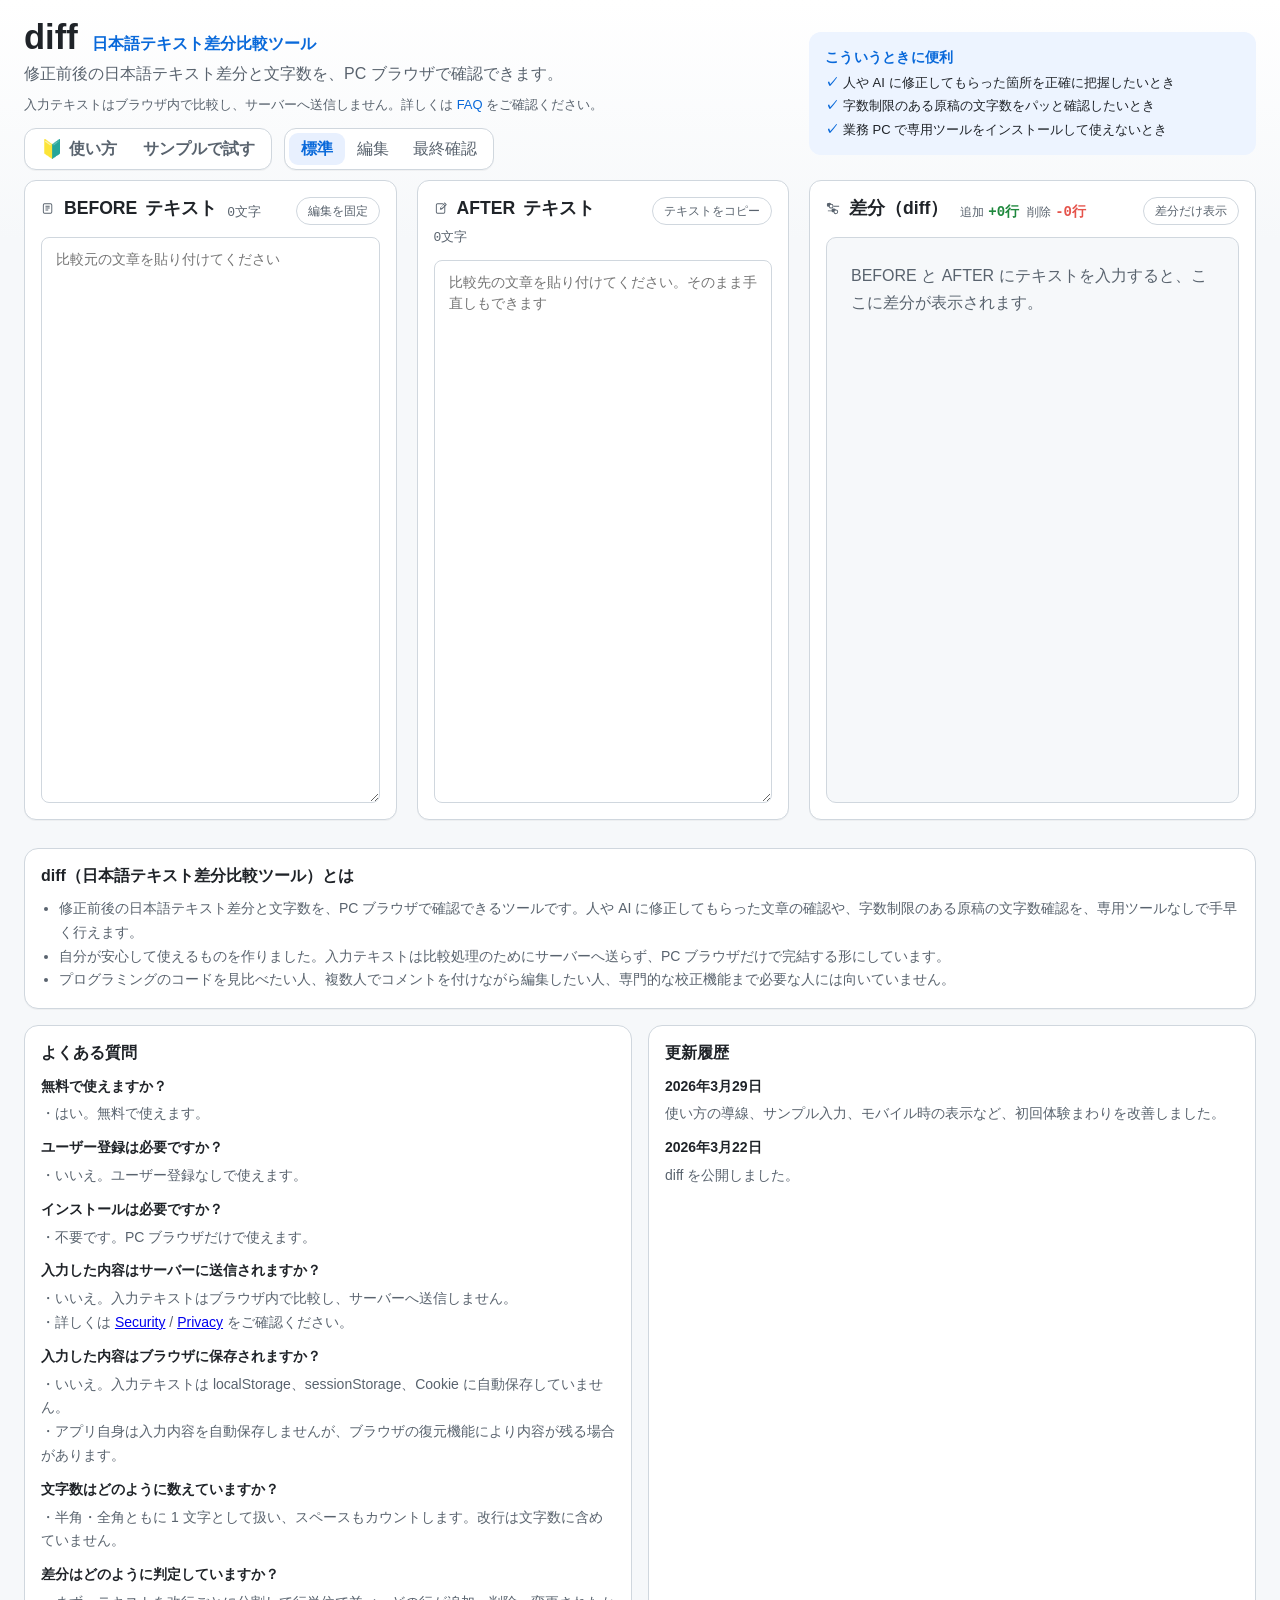
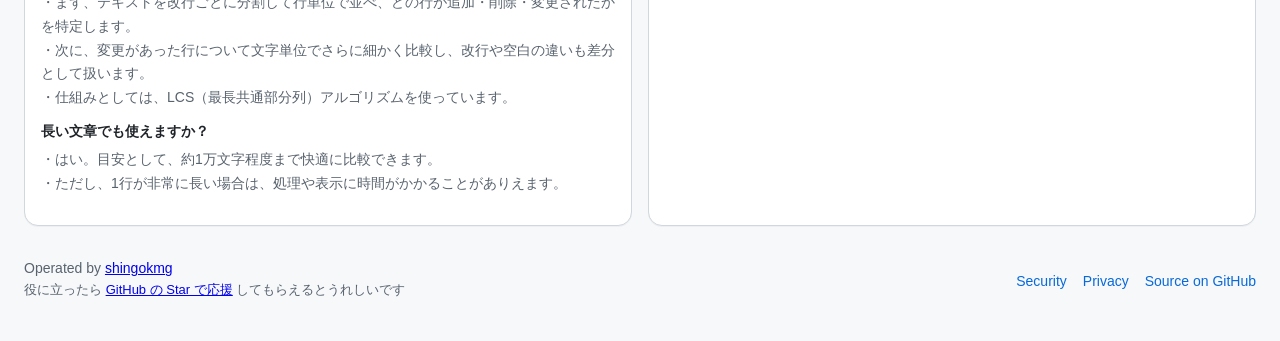
<file: index.html>
<!DOCTYPE html>
<html lang="ja">
  <head>
    <meta charset="UTF-8" />
    <meta name="viewport" content="width=device-width, initial-scale=1.0" />
    <title>diff | 日本語テキストの差分比較と文字数カウント</title>
    <meta
      name="description"
      content="修正前後の日本語テキスト差分と文字数をPCブラウザで確認できるツール。入力テキストはブラウザ内で比較し、サーバーへ送信しません。"
    />
    <link rel="canonical" href="https://diff.shingokmg.com/" />
    <meta name="referrer" content="no-referrer" />
    <link rel="stylesheet" href="styles.css" />
  </head>
  <body>
    <header class="site-header">
      <div class="site-intro">
        <div class="title-row">
          <h1>diff</h1>
          <p class="service-subtitle">日本語テキスト差分比較ツール</p>
        </div>
        <p class="site-copy">
          修正前後の日本語テキスト差分と文字数を、PC ブラウザで確認できます。
        </p>
        <p class="header-note">
          入力テキストはブラウザ内で比較し、サーバーへ送信しません。詳しくは
          <a href="#faq">FAQ</a>
          をご確認ください。
        </p>
        <div class="header-tools" aria-label="Workspace tools">
          <div class="mode-toggle help-toggle" aria-label="補助機能">
            <button
              type="button"
              class="mode-button help-toggle-button"
              id="open-help"
              aria-haspopup="dialog"
            >
              <span class="help-toggle-icon" aria-hidden="true">🔰</span>
              <span>使い方</span>
            </button>
            <button type="button" class="mode-button help-toggle-button" id="apply-sample">
              サンプルで試す
            </button>
          </div>
          <div class="mode-toggle" role="tablist" aria-label="レイアウトモード">
            <button
              type="button"
              class="mode-button is-active"
              id="mode-standard"
              aria-selected="true"
            >
              標準
            </button>
            <button
              type="button"
              class="mode-button"
              id="mode-edit"
              aria-selected="false"
            >
              編集
            </button>
            <button
              type="button"
              class="mode-button"
              id="mode-review"
              aria-selected="false"
            >
              最終確認
            </button>
          </div>
        </div>
      </div>
      <aside class="header-uses" aria-label="Useful scenes">
        <p class="header-uses-title">こういうときに便利</p>
        <ul class="header-uses-list">
          <li>人や AI に修正してもらった箇所を正確に把握したいとき</li>
          <li>字数制限のある原稿の文字数をパッと確認したいとき</li>
          <li>業務 PC で専用ツールをインストールして使えないとき</li>
        </ul>
      </aside>
    </header>

    <main class="app-shell" data-layout="standard">
      <section class="panel panel-original">
        <div class="panel-header">
          <div class="panel-title-row">
            <h2>
              <span class="panel-title-icon" aria-hidden="true">
                <svg viewBox="0 0 16 16" focusable="false">
                  <path
                    d="M3.75 2.5h6.5a1.75 1.75 0 0 1 1.75 1.75v7.5a1.75 1.75 0 0 1-1.75 1.75h-6.5A1.75 1.75 0 0 1 2 11.75v-7.5A1.75 1.75 0 0 1 3.75 2.5Zm0 1a.75.75 0 0 0-.75.75v7.5c0 .414.336.75.75.75h6.5a.75.75 0 0 0 .75-.75v-7.5a.75.75 0 0 0-.75-.75h-6.5Z"
                    fill="currentColor"
                  />
                  <path d="M4.75 5h4.5v1h-4.5V5Zm0 2h4.5v1h-4.5V7Zm0 2h3v1h-3V9Z" fill="currentColor" />
                </svg>
              </span>
              <span class="panel-title-main">BEFORE</span>
              <span class="panel-title-sub">テキスト</span>
            </h2>
            <p class="panel-count" id="original-count" aria-live="polite"></p>
          </div>
          <button type="button" class="panel-action" id="toggle-original-lock" aria-pressed="false">
            <span class="panel-action-icon" aria-hidden="true">
              <svg viewBox="0 0 16 16" focusable="false">
                <path
                  d="M5.5 6V4.75a2.5 2.5 0 1 1 5 0V6h.5A1.5 1.5 0 0 1 12.5 7.5v5A1.5 1.5 0 0 1 11 14H5A1.5 1.5 0 0 1 3.5 12.5v-5A1.5 1.5 0 0 1 5 6h.5Zm1 0h3V4.75a1.5 1.5 0 1 0-3 0V6Z"
                  fill="currentColor"
                />
              </svg>
            </span>
            <span class="panel-action-label">編集を固定</span>
          </button>
        </div>

        <label class="sr-only" for="original-text">BEFORE テキスト</label>
        <textarea
          id="original-text"
          spellcheck="false"
          placeholder="比較元の文章を貼り付けてください"
        ></textarea>
      </section>

      <section class="panel panel-revised">
        <div class="panel-header">
          <div class="panel-title-row">
            <h2>
              <span class="panel-title-icon" aria-hidden="true">
                <svg viewBox="0 0 16 16" focusable="false">
                  <path
                    d="M3.75 2.5h5.32a1.75 1.75 0 0 1 1.238.513l1.18 1.18c.328.329.512.774.512 1.239v6.318a1.75 1.75 0 0 1-1.75 1.75h-6.5A1.75 1.75 0 0 1 2 11.75v-7.5A1.75 1.75 0 0 1 3.75 2.5Zm0 1a.75.75 0 0 0-.75.75v7.5c0 .414.336.75.75.75h6.5a.75.75 0 0 0 .75-.75V5.432a.75.75 0 0 0-.22-.53L9.599 3.72a.75.75 0 0 0-.53-.22H3.75Z"
                    fill="currentColor"
                  />
                  <path
                    d="M10.854 1.646a.5.5 0 0 1 .707 0l1.793 1.793a.5.5 0 0 1 0 .707l-4.9 4.9-2.18.387.387-2.18 4.193-4.607Zm.354 1.06L7.62 6.647l-.177.997.997-.177 3.94-3.587-1.172-1.173Z"
                    fill="currentColor"
                  />
                </svg>
              </span>
              <span class="panel-title-main">AFTER</span>
              <span class="panel-title-sub">テキスト</span>
            </h2>
            <p class="panel-count" id="revised-count" aria-live="polite"></p>
          </div>
          <button type="button" class="panel-action" id="copy-revised-text">
            テキストをコピー
          </button>
        </div>

        <label class="sr-only" for="revised-text">AFTER テキスト</label>
        <textarea
          id="revised-text"
          spellcheck="false"
          placeholder="比較先の文章を貼り付けてください。そのまま手直しもできます"
        ></textarea>
      </section>

      <section class="panel panel-result">
        <div class="panel-header">
          <div class="panel-title-row panel-title-row-result">
            <h2>
              <span class="panel-title-icon" aria-hidden="true">
                <svg viewBox="0 0 16 16" focusable="false">
                  <path
                    d="M5.5 3a2.5 2.5 0 1 1-2.45 3h-.8A1.25 1.25 0 0 1 1 4.75v-1.5A1.25 1.25 0 0 1 2.25 2h.8A2.5 2.5 0 0 1 5.5 3Zm0 1A1.5 1.5 0 1 0 7 5.5 1.5 1.5 0 0 0 5.5 4Zm5 5a2.5 2.5 0 1 1-2.45 3h-.8A1.25 1.25 0 0 1 6 10.75v-1.5A1.25 1.25 0 0 1 7.25 8h.8A2.5 2.5 0 0 1 10.5 9Zm0 1A1.5 1.5 0 1 0 12 11.5 1.5 1.5 0 0 0 10.5 10Z"
                    fill="currentColor"
                  />
                  <path d="M8 5h6v1H8V5Zm-6 5h6v1H2v-1Z" fill="currentColor" />
                </svg>
              </span>
              差分（diff）
            </h2>
            <div class="summary-row" id="diff-summary"></div>
          </div>
          <button type="button" class="panel-action" id="toggle-diff-only" aria-pressed="false">
            差分だけ表示
          </button>
        </div>
        <div class="diff-output" id="diff-output" aria-live="polite"></div>
      </section>
    </main>

    <section class="seo-sections" aria-label="About diff">
      <article class="seo-card seo-card-wide">
        <h2>diff（日本語テキスト差分比較ツール）とは</h2>
        <ul class="seo-list">
          <li>修正前後の日本語テキスト差分と文字数を、PC ブラウザで確認できるツールです。人や AI に修正してもらった文章の確認や、字数制限のある原稿の文字数確認を、専用ツールなしで手早く行えます。</li>
          <li>自分が安心して使えるものを作りました。入力テキストは比較処理のためにサーバーへ送らず、PC ブラウザだけで完結する形にしています。</li>
          <li>プログラミングのコードを見比べたい人、複数人でコメントを付けながら編集したい人、専門的な校正機能まで必要な人には向いていません。</li>
        </ul>
      </article>

      <article class="seo-card">
        <h2 id="faq">よくある質問</h2>
        <dl class="faq-list">
          <dt>無料で使えますか？</dt>
          <dd>・はい。無料で使えます。</dd>

          <dt>ユーザー登録は必要ですか？</dt>
          <dd>・いいえ。ユーザー登録なしで使えます。</dd>

          <dt>インストールは必要ですか？</dt>
          <dd>・不要です。PC ブラウザだけで使えます。</dd>

          <dt>入力した内容はサーバーに送信されますか？</dt>
          <dd>・いいえ。入力テキストはブラウザ内で比較し、サーバーへ送信しません。<br />・詳しくは <a href="security.html">Security</a> / <a href="privacy.html">Privacy</a> をご確認ください。</dd>

          <dt>入力した内容はブラウザに保存されますか？</dt>
          <dd>・いいえ。入力テキストは localStorage、sessionStorage、Cookie に自動保存していません。<br />・アプリ自身は入力内容を自動保存しませんが、ブラウザの復元機能により内容が残る場合があります。</dd>

          <dt>文字数はどのように数えていますか？</dt>
          <dd>・半角・全角ともに 1 文字として扱い、スペースもカウントします。改行は文字数に含めていません。</dd>

          <dt>差分はどのように判定していますか？</dt>
          <dd>
            ・まず、テキストを改行ごとに分割して行単位で並べ、どの行が追加・削除・変更されたかを特定します。<br />
            ・次に、変更があった行について文字単位でさらに細かく比較し、改行や空白の違いも差分として扱います。<br />
            ・仕組みとしては、LCS（最長共通部分列）アルゴリズムを使っています。
          </dd>

          <dt>長い文章でも使えますか？</dt>
          <dd>・はい。目安として、約1万文字程度まで快適に比較できます。<br />・ただし、1行が非常に長い場合は、処理や表示に時間がかかることがありえます。</dd>
        </dl>
      </article>

      <article class="seo-card">
        <h2>更新履歴</h2>
        <dl class="faq-list">
          <dt>2026年3月29日</dt>
          <dd>使い方の導線、サンプル入力、モバイル時の表示など、初回体験まわりを改善しました。</dd>

          <dt>2026年3月22日</dt>
          <dd>diff を公開しました。</dd>
        </dl>
      </article>
    </section>

    <footer class="site-footer">
      <div class="footer-meta">
        <p>
          Operated by
          <a href="https://zenn.dev/shingokmg" target="_blank" rel="noreferrer">shingokmg</a>
        </p>
        <p class="footer-note">
          役に立ったら <a href="https://github.com/shingokmg/diff" target="_blank" rel="noreferrer">GitHub の Star で応援</a> してもらえるとうれしいです
        </p>
      </div>
      <nav class="footer-links" aria-label="Footer links">
        <a href="security.html">Security</a>
        <a href="privacy.html">Privacy</a>
        <a href="https://github.com/shingokmg/diff" target="_blank" rel="noreferrer">Source on GitHub</a>
      </nav>
    </footer>

    <div class="modal-backdrop" id="help-modal" hidden>
      <div class="modal-card" role="dialog" aria-modal="true" aria-labelledby="help-modal-title">
        <div class="modal-header">
          <h2 id="help-modal-title">🔰 使い方</h2>
          <button type="button" class="modal-close" id="close-help" aria-label="閉じる">
            ×
          </button>
        </div>
        <ol class="help-list">
          <li><strong>BEFOREテキスト</strong> に元の文章、<strong>AFTERテキスト</strong> に修正後の文章を貼り付けます。</li>
          <li><strong>AFTERテキスト</strong> は、その場で手直ししながら使えます。</li>
          <li>差分は自動で更新されます。変更箇所だけ見たいときは「差分だけ表示」を押します。</li>
          <li>BEFORE を誤って触りたくないときは「編集を固定」を押します。もう一度押すと解除できます。</li>
          <li><span class="help-accent">標準</span> は全体確認、<span class="help-accent">編集</span> は BEFORE と AFTER を見比べながら修正、<span class="help-accent">最終確認</span> は AFTER と差分に集中したいときに向いています。</li>
          <li><strong>AFTERテキスト</strong> は「テキストをコピー」で全文コピーできます。</li>
        </ol>
      </div>
    </div>

    <script src="app.js" defer></script>
  </body>
</html>
</file>
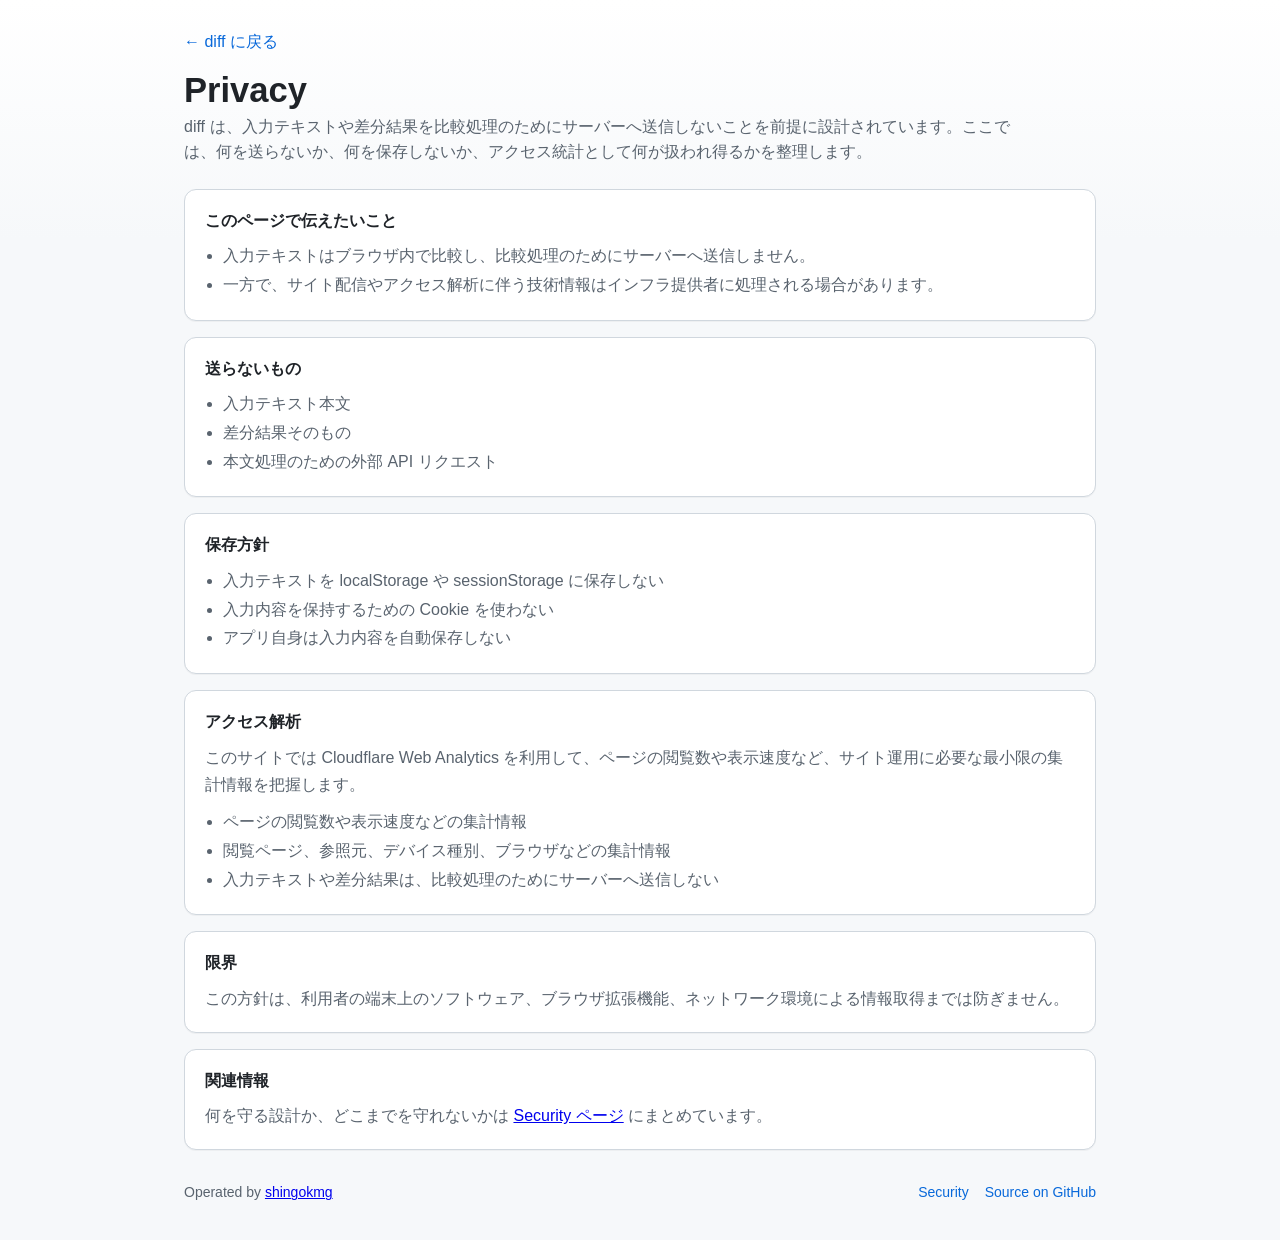
<file: privacy.html>
<!DOCTYPE html>
<html lang="ja">
  <head>
    <meta charset="UTF-8" />
    <meta name="viewport" content="width=device-width, initial-scale=1.0" />
    <title>Privacy | diff</title>
    <meta
      name="description"
      content="diff の Privacy ページ。入力テキストを送らない範囲、保存方針、アクセス統計の扱いを説明しています。"
    />
    <link rel="canonical" href="https://diff.shingokmg.com/privacy" />
    <meta name="referrer" content="no-referrer" />
    <link rel="stylesheet" href="styles.css" />
  </head>
  <body>
    <main class="doc-shell">
      <a class="doc-back" href="index.html">← diff に戻る</a>
      <header class="doc-header">
        <h1>Privacy</h1>
        <p class="site-copy">
          diff は、入力テキストや差分結果を比較処理のためにサーバーへ送信しないことを前提に設計されています。ここでは、何を送らないか、何を保存しないか、アクセス統計として何が扱われ得るかを整理します。
        </p>
      </header>

      <section class="doc-card">
        <h2>このページで伝えたいこと</h2>
        <ul class="doc-list">
          <li>入力テキストはブラウザ内で比較し、比較処理のためにサーバーへ送信しません。</li>
          <li>一方で、サイト配信やアクセス解析に伴う技術情報はインフラ提供者に処理される場合があります。</li>
        </ul>
      </section>

      <section class="doc-card">
        <h2>送らないもの</h2>
        <ul class="doc-list">
          <li>入力テキスト本文</li>
          <li>差分結果そのもの</li>
          <li>本文処理のための外部 API リクエスト</li>
        </ul>
      </section>

      <section class="doc-card">
        <h2>保存方針</h2>
        <ul class="doc-list">
          <li>入力テキストを localStorage や sessionStorage に保存しない</li>
          <li>入力内容を保持するための Cookie を使わない</li>
          <li>アプリ自身は入力内容を自動保存しない</li>
        </ul>
      </section>

      <section class="doc-card">
        <h2>アクセス解析</h2>
        <p>
          このサイトでは Cloudflare Web Analytics を利用して、ページの閲覧数や表示速度など、サイト運用に必要な最小限の集計情報を把握します。
        </p>
        <ul class="doc-list">
          <li>ページの閲覧数や表示速度などの集計情報</li>
          <li>閲覧ページ、参照元、デバイス種別、ブラウザなどの集計情報</li>
          <li>入力テキストや差分結果は、比較処理のためにサーバーへ送信しない</li>
        </ul>
      </section>

      <section class="doc-card">
        <h2>限界</h2>
        <p>
          この方針は、利用者の端末上のソフトウェア、ブラウザ拡張機能、ネットワーク環境による情報取得までは防ぎません。
        </p>
      </section>

      <section class="doc-card">
        <h2>関連情報</h2>
        <p>
          何を守る設計か、どこまでを守れないかは <a href="security.html">Security ページ</a> にまとめています。
        </p>
      </section>

      <footer class="site-footer doc-footer">
        <p>
          Operated by
          <a href="https://zenn.dev/shingokmg" target="_blank" rel="noreferrer">shingokmg</a>
        </p>
        <nav class="footer-links" aria-label="Footer links">
          <a href="security.html">Security</a>
          <a href="https://github.com/shingokmg/diff" target="_blank" rel="noreferrer">Source on GitHub</a>
        </nav>
      </footer>
    </main>
  </body>
</html>
</file>
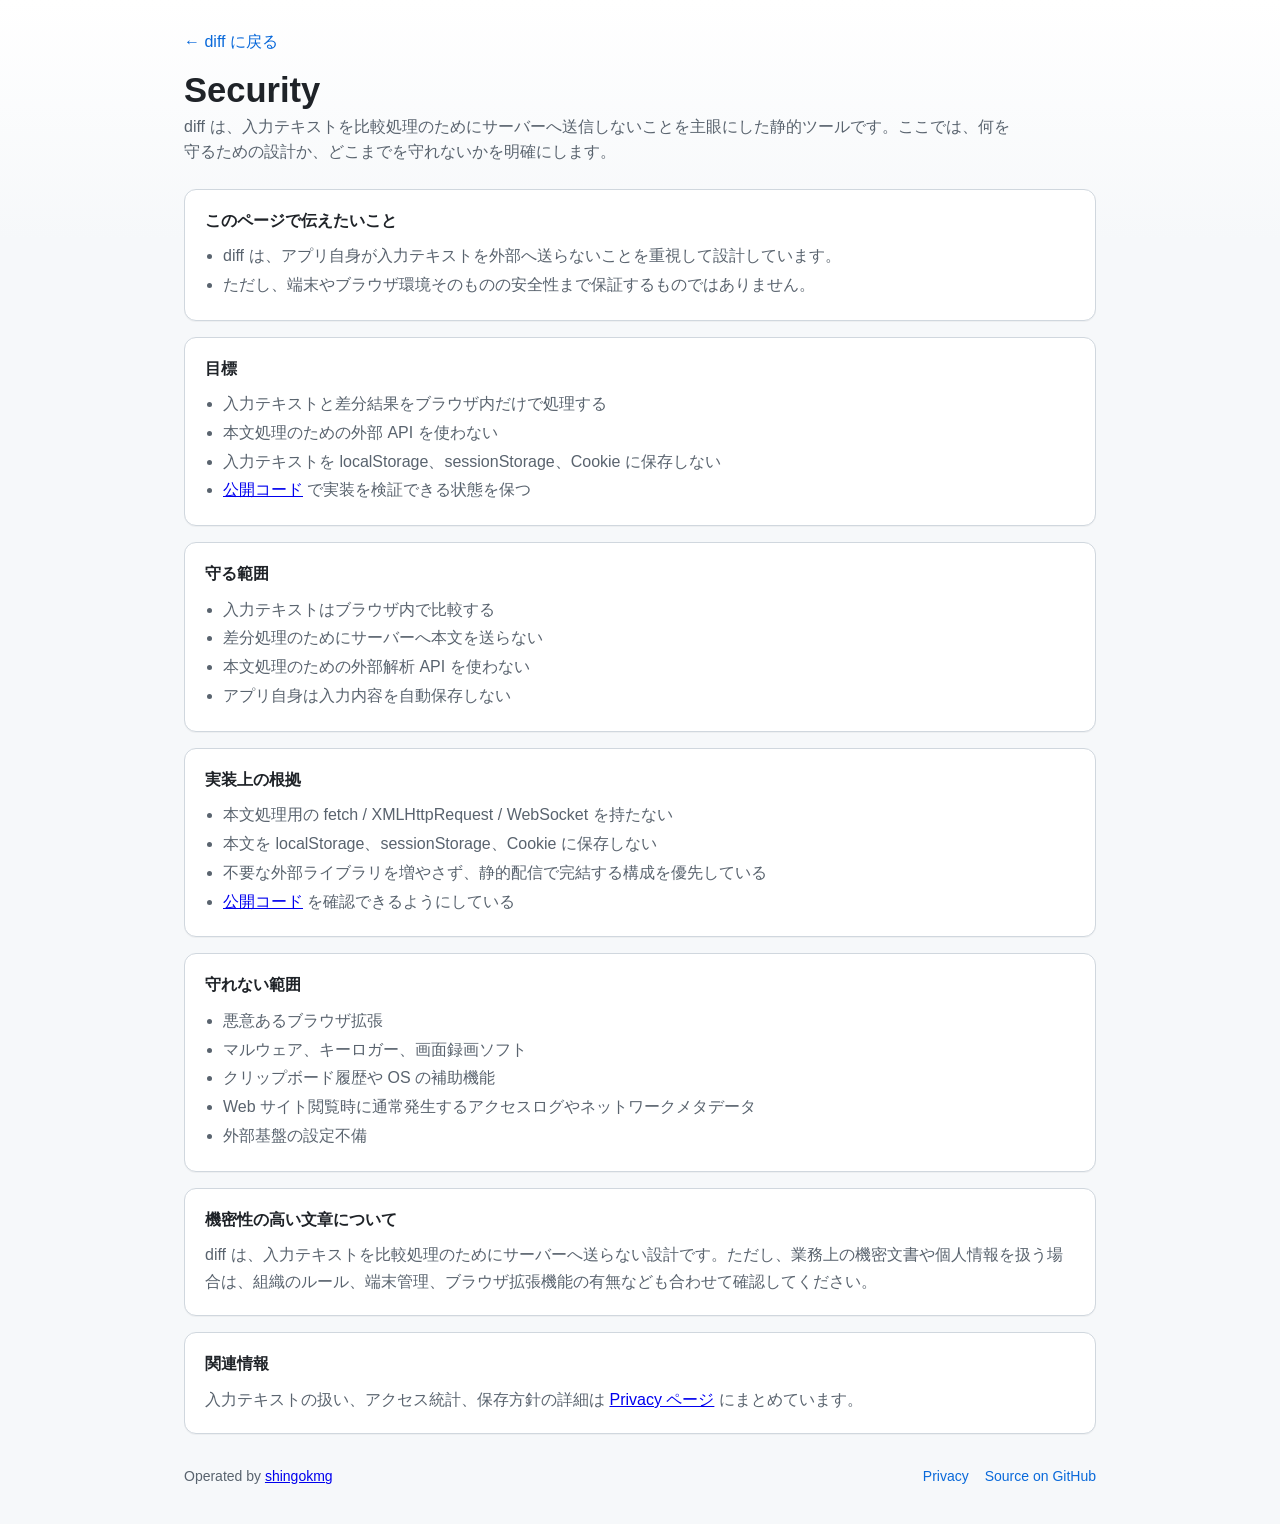
<file: security.html>
<!DOCTYPE html>
<html lang="ja">
  <head>
    <meta charset="UTF-8" />
    <meta name="viewport" content="width=device-width, initial-scale=1.0" />
    <title>Security | diff</title>
    <meta
      name="description"
      content="diff の Security ページ。入力テキストをサーバーへ送らない設計と、守れる範囲・守れない範囲を説明しています。"
    />
    <link rel="canonical" href="https://diff.shingokmg.com/security" />
    <meta name="referrer" content="no-referrer" />
    <link rel="stylesheet" href="styles.css" />
  </head>
  <body>
    <main class="doc-shell">
      <a class="doc-back" href="index.html">← diff に戻る</a>
      <header class="doc-header">
        <h1>Security</h1>
        <p class="site-copy">
          diff は、入力テキストを比較処理のためにサーバーへ送信しないことを主眼にした静的ツールです。ここでは、何を守るための設計か、どこまでを守れないかを明確にします。
        </p>
      </header>

      <section class="doc-card">
        <h2>このページで伝えたいこと</h2>
        <ul class="doc-list">
          <li>diff は、アプリ自身が入力テキストを外部へ送らないことを重視して設計しています。</li>
          <li>ただし、端末やブラウザ環境そのものの安全性まで保証するものではありません。</li>
        </ul>
      </section>

      <section class="doc-card">
        <h2>目標</h2>
        <ul class="doc-list">
          <li>入力テキストと差分結果をブラウザ内だけで処理する</li>
          <li>本文処理のための外部 API を使わない</li>
          <li>入力テキストを localStorage、sessionStorage、Cookie に保存しない</li>
          <li><a href="https://github.com/shingokmg/diff" target="_blank" rel="noreferrer">公開コード</a> で実装を検証できる状態を保つ</li>
        </ul>
      </section>

      <section class="doc-card">
        <h2>守る範囲</h2>
        <ul class="doc-list">
          <li>入力テキストはブラウザ内で比較する</li>
          <li>差分処理のためにサーバーへ本文を送らない</li>
          <li>本文処理のための外部解析 API を使わない</li>
          <li>アプリ自身は入力内容を自動保存しない</li>
        </ul>
      </section>

      <section class="doc-card">
        <h2>実装上の根拠</h2>
        <ul class="doc-list">
          <li>本文処理用の fetch / XMLHttpRequest / WebSocket を持たない</li>
          <li>本文を localStorage、sessionStorage、Cookie に保存しない</li>
          <li>不要な外部ライブラリを増やさず、静的配信で完結する構成を優先している</li>
          <li><a href="https://github.com/shingokmg/diff" target="_blank" rel="noreferrer">公開コード</a> を確認できるようにしている</li>
        </ul>
      </section>

      <section class="doc-card">
        <h2>守れない範囲</h2>
        <ul class="doc-list">
          <li>悪意あるブラウザ拡張</li>
          <li>マルウェア、キーロガー、画面録画ソフト</li>
          <li>クリップボード履歴や OS の補助機能</li>
          <li>Web サイト閲覧時に通常発生するアクセスログやネットワークメタデータ</li>
          <li>外部基盤の設定不備</li>
        </ul>
      </section>

      <section class="doc-card">
        <h2>機密性の高い文章について</h2>
        <p>
          diff は、入力テキストを比較処理のためにサーバーへ送らない設計です。ただし、業務上の機密文書や個人情報を扱う場合は、組織のルール、端末管理、ブラウザ拡張機能の有無なども合わせて確認してください。
        </p>
      </section>

      <section class="doc-card">
        <h2>関連情報</h2>
        <p>
          入力テキストの扱い、アクセス統計、保存方針の詳細は <a href="privacy.html">Privacy ページ</a> にまとめています。
        </p>
      </section>

      <footer class="site-footer doc-footer">
        <p>
          Operated by
          <a href="https://zenn.dev/shingokmg" target="_blank" rel="noreferrer">shingokmg</a>
        </p>
        <nav class="footer-links" aria-label="Footer links">
          <a href="privacy.html">Privacy</a>
          <a href="https://github.com/shingokmg/diff" target="_blank" rel="noreferrer">Source on GitHub</a>
        </nav>
      </footer>
    </main>
  </body>
</html>
</file>
<file: styles.css>
:root {
  --bg-canvas: #f6f8fa;
  --bg-default: #ffffff;
  --bg-subtle: #f6f8fa;
  --bg-muted: #f1f3f5;
  --border-default: #d0d7de;
  --border-muted: #d8dee4;
  --fg-default: #1f2328;
  --fg-muted: #59636e;
  --fg-on-accent: #ffffff;
  --accent: #0969da;
  --accent-hover: #0860ca;
  --success-bg: #dafbe1;
  --success-fg: #116329;
  --danger-bg: #ffebe9;
  --danger-fg: #cf222e;
  --count-positive-fg: #1f883d;
  --count-negative-fg: #e5534b;
  --changed-bg: #fff8c5;
  --changed-fg: #9a6700;
  --shadow: 0 1px 0 rgba(27, 31, 36, 0.04);
  --radius: 12px;
  --mono: ui-monospace, SFMono-Regular, SF Mono, Menlo, Consolas, monospace;
  --sans: -apple-system, BlinkMacSystemFont, "Segoe UI", Helvetica, Arial, sans-serif;
}

* {
  box-sizing: border-box;
}

body {
  margin: 0;
  min-height: 100vh;
  background: linear-gradient(180deg, #ffffff 0%, var(--bg-canvas) 240px);
  color: var(--fg-default);
  font-family: var(--sans);
}

button,
textarea,
select {
  font: inherit;
}

.service-subtitle {
  margin-top: 8px;
  color: var(--accent);
  font-size: 1rem;
  font-weight: 600;
}

.site-header {
  max-width: 1480px;
  margin: 0 auto;
  padding: 18px 24px 10px;
  display: grid;
  grid-template-columns: minmax(0, 1fr) minmax(0, 1fr) minmax(0, 1.2fr);
  gap: 20px;
  align-items: start;
}

.site-intro {
  grid-column: 1 / 3;
}

.header-uses {
  grid-column: 3 / 4;
}

h1,
h2,
p {
  margin: 0;
}

.eyebrow {
  margin: 0 0 8px;
  color: var(--fg-muted);
  font-size: 13px;
  letter-spacing: 0.08em;
  text-transform: uppercase;
}

h1 {
  font-size: clamp(1.9rem, 2.7vw, 2.4rem);
  line-height: 1.1;
}

.title-row {
  display: flex;
  align-items: baseline;
  gap: 14px;
  flex-wrap: wrap;
}

.site-copy {
  margin-top: 6px;
  max-width: 840px;
  color: var(--fg-muted);
  line-height: 1.55;
  font-size: 1rem;
}

.header-note {
  margin-top: 8px;
  color: var(--fg-muted);
  font-size: 13px;
  line-height: 1.6;
}

.header-note a {
  color: var(--accent);
  text-decoration: none;
}

.header-note a:hover {
  text-decoration: underline;
}

.header-uses {
  align-self: center;
  padding: 16px;
  border: 0;
  border-radius: var(--radius);
  background: #edf4ff;
  box-shadow: none;
}

.header-uses-title {
  color: var(--accent);
  font-size: 14px;
  font-weight: 600;
  letter-spacing: 0.02em;
  line-height: 1.3;
}

.header-uses-list {
  margin: 6px 0 0;
  padding: 0;
  list-style: none;
  display: flex;
  flex-direction: column;
  gap: 4px;
}

.header-uses-list li {
  position: relative;
  padding: 0 0 0 18px;
  color: var(--fg-default);
  font-size: 13px;
  line-height: 1.5;
}

.header-uses-list li::before {
  content: "✓";
  position: absolute;
  left: 0;
  top: 0;
  color: var(--accent);
  font-size: 13px;
  font-weight: 700;
  line-height: 1.5;
}

.header-tools {
  margin-top: 12px;
  display: flex;
  flex-wrap: wrap;
  gap: 12px;
  align-items: center;
}

.help-toggle {
  gap: 2px;
}

.help-toggle-icon {
  color: var(--fg-default);
  font-size: 18px;
  line-height: 1;
}

.help-toggle-button {
  gap: 6px;
  color: var(--fg-muted);
  font-weight: 600;
}

.help-toggle-button:hover {
  background: #edf4ff;
  color: var(--accent);
}

.mode-toggle {
  display: inline-flex;
  align-items: center;
  height: 42px;
  padding: 4px;
  border: 1px solid var(--border-default);
  border-radius: 12px;
  background: var(--bg-default);
  box-shadow: var(--shadow);
}

.mode-button {
  display: inline-flex;
  align-items: center;
  justify-content: center;
  height: 32px;
  border: 0;
  border-radius: 9px;
  padding: 8px 12px;
  background: transparent;
  color: var(--fg-muted);
  cursor: pointer;
  line-height: 1;
}

.mode-button.is-active {
  background: #e8f0fe;
  color: var(--accent);
  font-weight: 600;
}

.help-list {
  margin: 0;
  padding: 0 0 0 22px;
  color: var(--fg-muted);
  line-height: 1.7;
}

.help-accent {
  color: var(--accent);
  font-weight: 600;
}

.app-shell {
  max-width: 1480px;
  margin: 0 auto;
  padding: 0 24px 24px;
  display: grid;
  grid-template-columns: minmax(0, 1fr) minmax(0, 1fr) minmax(0, 1.2fr);
  gap: 20px;
}

.app-shell[data-layout="standard"] {
  grid-template-columns: minmax(0, 1fr) minmax(0, 1fr) minmax(0, 1.2fr);
}

.app-shell[data-layout="edit"] {
  grid-template-columns: minmax(0, 1fr) minmax(0, 1fr);
}

.app-shell[data-layout="edit"] .panel-original {
  grid-column: 1 / 2;
  grid-row: 1 / 2;
}

.app-shell[data-layout="edit"] .panel-revised {
  grid-column: 2 / 3;
  grid-row: 1 / 2;
}

.app-shell[data-layout="edit"] .panel-result {
  grid-column: 1 / 3;
  grid-row: 2 / 3;
}

.app-shell[data-layout="review"] {
  grid-template-columns: minmax(0, 1fr) minmax(0, 1fr);
}

.app-shell[data-layout="review"] .panel-original {
  grid-column: 1 / 2;
  grid-row: 1 / 2;
  padding: 10px 0;
  min-width: 42px;
  width: 42px;
  align-items: center;
  justify-content: flex-start;
  z-index: 1;
  background: var(--bg-subtle);
  cursor: pointer;
  transition: background-color 120ms ease, border-color 120ms ease;
}

.app-shell[data-layout="review"] .panel-revised {
  grid-column: 1 / 2;
  grid-row: 1 / 2;
  margin-left: 54px;
}

.app-shell[data-layout="review"] .panel-result {
  grid-column: 2 / 3;
  grid-row: 1 / 2;
}

.app-shell[data-layout="review"] .panel-original .panel-header {
  width: 100%;
  height: 100%;
  justify-content: center;
  align-items: flex-start;
}

.app-shell[data-layout="review"] .panel-original .panel-title-row {
  width: 100%;
  flex-direction: column;
  align-items: center;
  justify-content: flex-start;
  gap: 0;
  padding-top: 6px;
}

.app-shell[data-layout="review"] .panel-original h2 {
  margin: 0 auto;
  writing-mode: vertical-rl;
  text-orientation: mixed;
  transform: rotate(180deg);
  letter-spacing: 0.08em;
}

.app-shell[data-layout="review"] .panel-original:hover {
  background: #eef2f6;
  border-color: #b7c3d0;
}

.app-shell[data-layout="review"] .panel-original:focus-visible {
  outline: 2px solid var(--accent);
  outline-offset: 2px;
}

.app-shell[data-layout="review"] .panel-original .panel-title-sub {
  display: none;
}

.app-shell[data-layout="review"] .panel-original .panel-title-icon {
  display: none;
}

.app-shell[data-layout="review"] .panel-original .panel-count,
.app-shell[data-layout="review"] .panel-original .panel-action,
.app-shell[data-layout="review"] .panel-original textarea,
.app-shell[data-layout="review"] .panel-original .sr-only {
  display: none;
}

.panel {
  min-height: 640px;
  display: flex;
  flex-direction: column;
  gap: 12px;
  padding: 16px;
  border: 1px solid var(--border-default);
  border-radius: var(--radius);
  background: var(--bg-default);
  box-shadow: var(--shadow);
}

.panel-result {
  min-width: 0;
}

.panel-header {
  display: flex;
  justify-content: space-between;
  gap: 16px;
  align-items: flex-start;
}

.panel-title-row {
  display: flex;
  align-items: baseline;
  gap: 10px;
  flex-wrap: wrap;
}

.panel-title-row-result {
  gap: 12px;
}

.panel-header h2 {
  display: inline-flex;
  align-items: center;
  gap: 8px;
  font-size: 1.1rem;
  line-height: 1.3;
}

.panel-title-icon {
  display: inline-flex;
  width: 15px;
  height: 15px;
  color: var(--fg-muted);
  flex: 0 0 auto;
}

.panel-title-icon svg {
  width: 100%;
  height: 100%;
}

.panel-title-sub {
  margin-left: 0;
}

textarea {
  width: 100%;
  border: 1px solid var(--border-default);
  border-radius: 8px;
  background: var(--bg-default);
  color: var(--fg-default);
}

textarea {
  flex: 1;
  min-height: 360px;
  resize: vertical;
  padding: 12px 14px;
  font-family: var(--mono);
  font-size: 14px;
  line-height: 1.55;
}

textarea:focus,
button:focus {
  outline: 2px solid rgba(9, 105, 218, 0.25);
  outline-offset: 2px;
}

.panel-count {
  margin: 0;
  color: var(--fg-muted);
  font-family: var(--mono);
  font-size: 13px;
  line-height: 1.4;
}

.panel-count-delta {
  margin-left: 4px;
  font-weight: 600;
}

.panel-count-delta-positive {
  color: var(--count-positive-fg);
}

.panel-count-delta-negative {
  color: var(--count-negative-fg);
}

.panel-count-delta-neutral {
  color: var(--fg-muted);
}

.panel-action {
  flex-shrink: 0;
  display: inline-flex;
  align-items: center;
  gap: 6px;
  border: 1px solid var(--border-default);
  border-radius: 999px;
  padding: 7px 11px;
  background: var(--bg-default);
  color: var(--fg-muted);
  cursor: pointer;
  font-size: 12px;
  line-height: 1;
}

.panel-action:hover {
  background: var(--bg-subtle);
  color: var(--fg-default);
}

.panel-action.is-active {
  border-color: #9ec4f6;
  background: #eaf3ff;
  color: var(--accent);
}

.panel-action.is-success {
  border-color: #7bbd8f;
  background: #eefbf1;
  color: var(--success-fg);
}

.panel-action-icon {
  display: none;
  width: 14px;
  height: 14px;
}

.panel-action-icon svg {
  display: block;
  width: 100%;
  height: 100%;
}

.panel-action.is-active .panel-action-icon {
  display: inline-flex;
}

textarea.is-locked {
  background: #f6f8fa;
  color: #6e7781;
}

.summary-row {
  display: flex;
  flex-wrap: wrap;
  gap: 8px;
  align-items: baseline;
}

.summary-item {
  display: inline-flex;
  align-items: baseline;
  gap: 4px;
  font-family: var(--mono);
  white-space: nowrap;
}

.summary-label {
  color: var(--fg-muted);
  font-size: 12px;
}

.summary-value {
  color: var(--fg-default);
  font-size: 14px;
  font-weight: 600;
}

.summary-value-added {
  color: var(--count-positive-fg);
}

.summary-value-removed {
  color: var(--count-negative-fg);
}

.diff-output {
  flex: 1;
  min-height: 360px;
  overflow: auto;
  border: 1px solid var(--border-default);
  border-radius: 10px;
  background: var(--bg-subtle);
}

.diff-empty {
  display: block;
  min-height: 100%;
  padding: 24px;
  color: var(--fg-muted);
  text-align: left;
  line-height: 1.7;
}

.diff-row {
  display: grid;
  grid-template-columns: 64px 24px minmax(0, 1fr);
  border-bottom: 1px solid var(--border-muted);
  font-family: var(--mono);
  font-size: 13px;
}

.diff-row-familiar {
  grid-template-columns: 64px minmax(0, 1fr);
}

.diff-row-familiar .diff-sign {
  display: none;
}

.diff-row:last-child {
  border-bottom: 0;
}

.diff-sign {
  display: grid;
  place-items: center;
  padding: 6px 4px;
  color: var(--fg-muted);
  border-right: 1px solid var(--border-muted);
  user-select: none;
}

.diff-line {
  display: flex;
  align-items: center;
  justify-content: center;
  gap: 4px;
  padding: 6px 6px;
  color: #6e7781;
  border-right: 1px solid var(--border-muted);
  font-size: 11px;
  user-select: none;
}

.diff-row-familiar .diff-line {
  justify-content: flex-end;
  padding-right: 10px;
}

.diff-line-before,
.diff-line-after {
  min-width: 18px;
  text-align: right;
}

.diff-line-separator {
  color: #8c959f;
}

.diff-text {
  padding: 6px 10px;
  white-space: pre-wrap;
  word-break: break-word;
  line-height: 1.45;
}

.diff-row-context {
  background: #ffffff;
}

.diff-row-familiar-context {
  background: #ffffff;
}

.diff-row-familiar-changed {
  background: #fffef0;
}

.diff-row-familiar-added {
  background: #f4fff7;
}

.diff-row-familiar-removed {
  background: #fff7f7;
  color: var(--danger-fg);
}

.diff-row-added {
  background: var(--success-bg);
  color: var(--success-fg);
}

.diff-row-added .diff-sign {
  color: var(--success-fg);
}

.diff-row-removed {
  background: var(--danger-bg);
  color: var(--danger-fg);
}

.diff-row-removed .diff-line,
.diff-row-added .diff-line {
  color: inherit;
}

.diff-row-removed .diff-sign {
  color: var(--danger-fg);
}

.inline-added {
  background: rgba(46, 160, 67, 0.22);
  border-radius: 4px;
}

.inline-removed {
  background: rgba(207, 34, 46, 0.18);
  border-radius: 4px;
  text-decoration: line-through;
}

.inline-neutral {
  background: transparent;
}

.sr-only {
  position: absolute;
  width: 1px;
  height: 1px;
  padding: 0;
  margin: -1px;
  overflow: hidden;
  clip: rect(0, 0, 0, 0);
  white-space: nowrap;
  border: 0;
}

.site-footer {
  max-width: 1480px;
  margin: 0 auto;
  padding-left: 24px;
  padding-right: 24px;
}

.seo-sections {
  max-width: 1480px;
  margin: 0 auto;
  padding: 4px 24px 16px;
  display: grid;
  grid-template-columns: repeat(2, minmax(0, 1fr));
  gap: 16px;
}

.seo-card {
  padding: 16px;
  border: 1px solid var(--border-default);
  border-radius: 14px;
  background: var(--bg-default);
  box-shadow: var(--shadow);
}

.seo-card-wide {
  grid-column: 1 / -1;
}

.seo-card h2 {
  font-size: 1rem;
  line-height: 1.4;
}

.seo-card p,
.seo-list,
.faq-list {
  margin-top: 10px;
  color: var(--fg-muted);
  font-size: 14px;
  line-height: 1.7;
}

.seo-list {
  margin-bottom: 0;
  padding-left: 18px;
}

.faq-list dt {
  color: var(--fg-default);
  font-weight: 600;
}

.faq-list dd {
  margin: 4px 0 10px;
}

.site-footer {
  padding-top: 18px;
  padding-bottom: 40px;
  display: flex;
  justify-content: space-between;
  gap: 16px;
  align-items: center;
  color: var(--fg-muted);
  font-size: 14px;
}

.footer-meta {
  display: flex;
  flex-direction: column;
  gap: 4px;
}

.footer-note {
  max-width: 560px;
  font-size: 13px;
  line-height: 1.6;
}

.footer-links {
  display: flex;
  flex-wrap: wrap;
  gap: 16px;
}

.footer-links a {
  color: var(--accent);
  text-decoration: none;
}

.footer-links a:hover {
  text-decoration: underline;
}

.modal-backdrop {
  position: fixed;
  inset: 0;
  display: grid;
  place-items: center;
  padding: 24px;
  background: rgba(31, 35, 40, 0.42);
  z-index: 20;
}

.modal-backdrop[hidden] {
  display: none;
}

.modal-card {
  width: min(640px, 100%);
  max-height: min(80vh, 720px);
  overflow: auto;
  padding: 20px;
  border: 1px solid var(--border-default);
  border-radius: 18px;
  background: var(--bg-default);
  box-shadow: 0 20px 48px rgba(31, 35, 40, 0.16);
}

.modal-header {
  display: flex;
  justify-content: space-between;
  gap: 16px;
  align-items: flex-start;
  margin-bottom: 14px;
}

.modal-close {
  width: 36px;
  height: 36px;
  border: 1px solid var(--border-default);
  border-radius: 10px;
  background: var(--bg-default);
  cursor: pointer;
  font-size: 18px;
}

.doc-shell {
  max-width: 960px;
  margin: 0 auto;
  padding: 32px 24px 40px;
}

.doc-back {
  display: inline-block;
  margin-bottom: 18px;
  color: var(--accent);
  text-decoration: none;
}

.doc-back:hover {
  text-decoration: underline;
}

.doc-header {
  margin-bottom: 24px;
}

.doc-card {
  margin-bottom: 16px;
  padding: 20px;
  border: 1px solid var(--border-default);
  border-radius: var(--radius);
  background: var(--bg-default);
  box-shadow: var(--shadow);
}

.doc-card h2 {
  font-size: 1rem;
  line-height: 1.4;
}

.doc-card p {
  margin-top: 10px;
  color: var(--fg-muted);
  line-height: 1.7;
}

.doc-list {
  margin: 10px 0 0;
  padding-left: 18px;
  color: var(--fg-muted);
  line-height: 1.8;
}

.doc-footer {
  padding-left: 0;
  padding-right: 0;
  padding-bottom: 0;
}

@media (max-width: 1180px) {
  .app-shell {
    grid-template-columns: 1fr;
  }

  .panel {
    min-height: auto;
  }

  textarea,
  .diff-output {
    min-height: 280px;
  }

  .panel-header {
    flex-direction: column;
  }

  .site-header {
    grid-template-columns: 1fr;
  }

  .site-intro,
  .header-uses {
    grid-column: auto;
  }

  .header-uses {
    padding: 10px 12px;
  }

  .app-shell[data-layout="standard"],
  .app-shell[data-layout="edit"],
  .app-shell[data-layout="review"] {
    grid-template-columns: 1fr;
  }

  .app-shell[data-layout="edit"] .panel-original,
  .app-shell[data-layout="edit"] .panel-revised,
  .app-shell[data-layout="edit"] .panel-result {
    grid-column: auto;
    grid-row: auto;
  }

  .seo-sections {
    grid-template-columns: 1fr;
  }
}

@media (max-width: 720px) {
  .site-header,
  .app-shell,
  .seo-sections,
  .site-footer,
  .doc-shell {
    padding-left: 16px;
    padding-right: 16px;
  }

  .site-header {
    padding-top: 24px;
  }

  .title-row {
    flex-direction: column;
    gap: 4px;
    align-items: flex-start;
  }

  .site-footer {
    flex-direction: column;
    align-items: flex-start;
  }

  .header-tools {
    display: none;
  }
}
</file>
